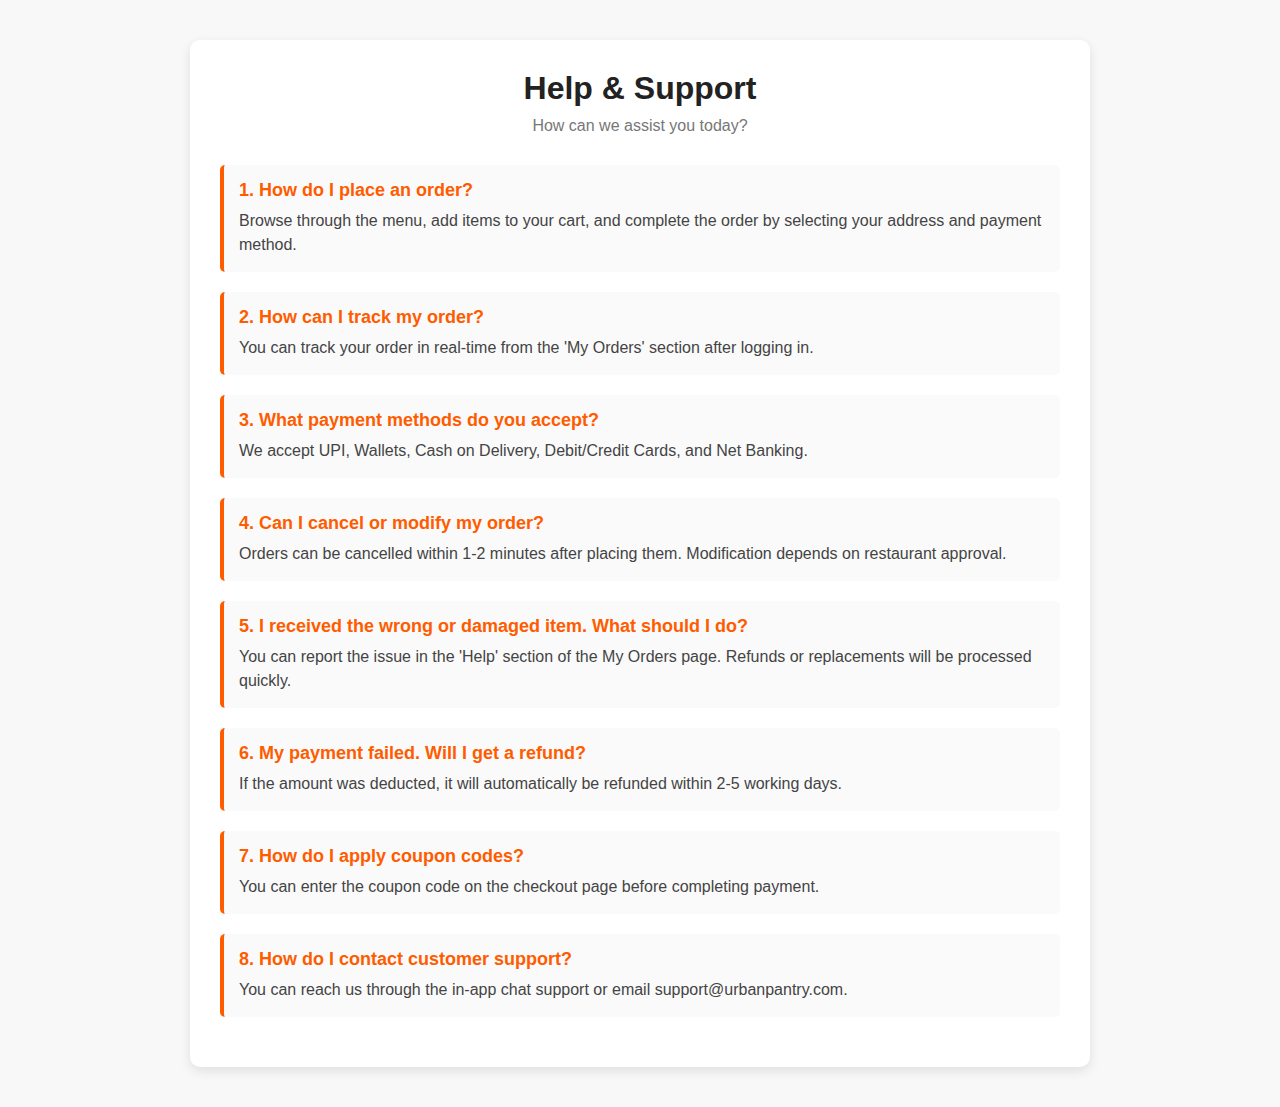
<file: help.html>
<!DOCTYPE html>
<html lang="en">
<head>
    <meta charset="UTF-8">
    <meta name="viewport" content="width=device-width, initial-scale=1.0">
    <title>Help - UrbanPantry</title>
    <link rel="stylesheet" href="./help.css">
</head>
<body>

    <div class="container">
        <h1>Help & Support</h1>
        <p class="subtitle">How can we assist you today?</p>

        <div class="faq-section">

            <div class="faq-item">
                <h2>1. How do I place an order?</h2>
                <p>Browse through the menu, add items to your cart, and complete the order by selecting your address and payment method.</p>
            </div>

            <div class="faq-item">
                <h2>2. How can I track my order?</h2>
                <p>You can track your order in real-time from the 'My Orders' section after logging in.</p>
            </div>

            <div class="faq-item">
                <h2>3. What payment methods do you accept?</h2>
                <p>We accept UPI, Wallets, Cash on Delivery, Debit/Credit Cards, and Net Banking.</p>
            </div>

            <div class="faq-item">
                <h2>4. Can I cancel or modify my order?</h2>
                <p>Orders can be cancelled within 1-2 minutes after placing them. Modification depends on restaurant approval.</p>
            </div>

            <div class="faq-item">
                <h2>5. I received the wrong or damaged item. What should I do?</h2>
                <p>You can report the issue in the 'Help' section of the My Orders page. Refunds or replacements will be processed quickly.</p>
            </div>

            <div class="faq-item">
                <h2>6. My payment failed. Will I get a refund?</h2>
                <p>If the amount was deducted, it will automatically be refunded within 2-5 working days.</p>
            </div>

            <div class="faq-item">
                <h2>7. How do I apply coupon codes?</h2>
                <p>You can enter the coupon code on the checkout page before completing payment.</p>
            </div>

            <div class="faq-item">
                <h2>8. How do I contact customer support?</h2>
                <p>You can reach us through the in-app chat support or email support@urbanpantry.com.</p>
            </div>

        </div>
    </div>

</body>
</html>
</file>
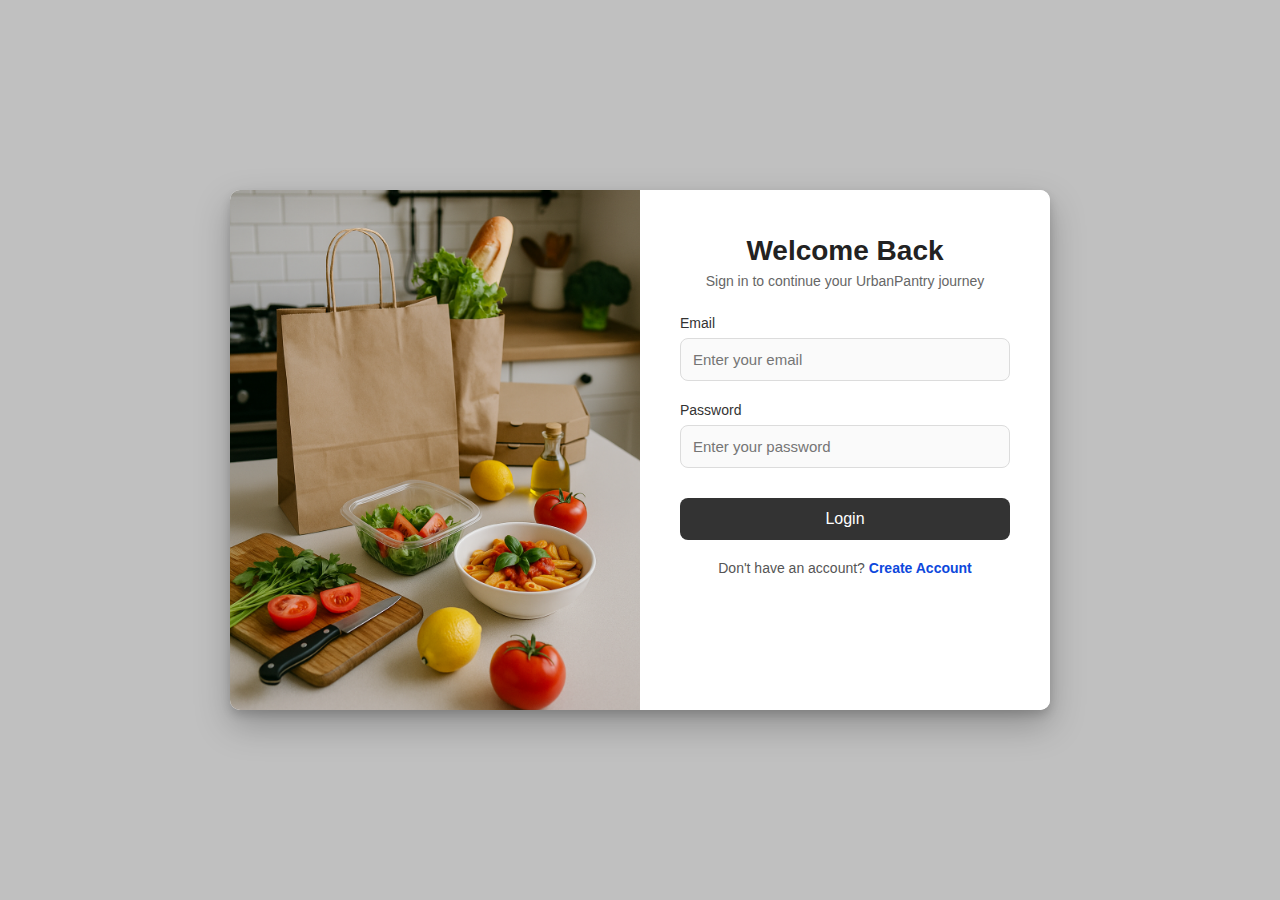
<file: login.html>
<!DOCTYPE html>
<html lang="en">
<head>
    <meta charset="UTF-8">
    <meta name="viewport" content="width=device-width, initial-scale=1.0">
    <title>UrbanPantry Login</title>
    <link rel="stylesheet" href="login.css">
</head>
<body>
<div class="container">
    <!-- Left Image Section -->
    <div class="img-box">
        <img src="./trial.png" alt="Login Image">
    </div>
    <div class="login-box">
        <h2>Welcome Back</h2>
        <p class="subtitle">Sign in to continue your UrbanPantry journey</p>
        <form>
            <div class="input-group">
                <label>Email</label>
                <input type="email" placeholder="Enter your email" required>
            </div>
            <div class="input-group">
                <label>Password</label>
                <input type="password" placeholder="Enter your password" required>
            </div>
            <button class="btn" type="submit">Login</button>
            <p class="signup-text">
                Don't have an account? <a href="signup.html">Create Account</a>
            </p>
        </form>
    </div>
</div>
</body>
</html>
</file>
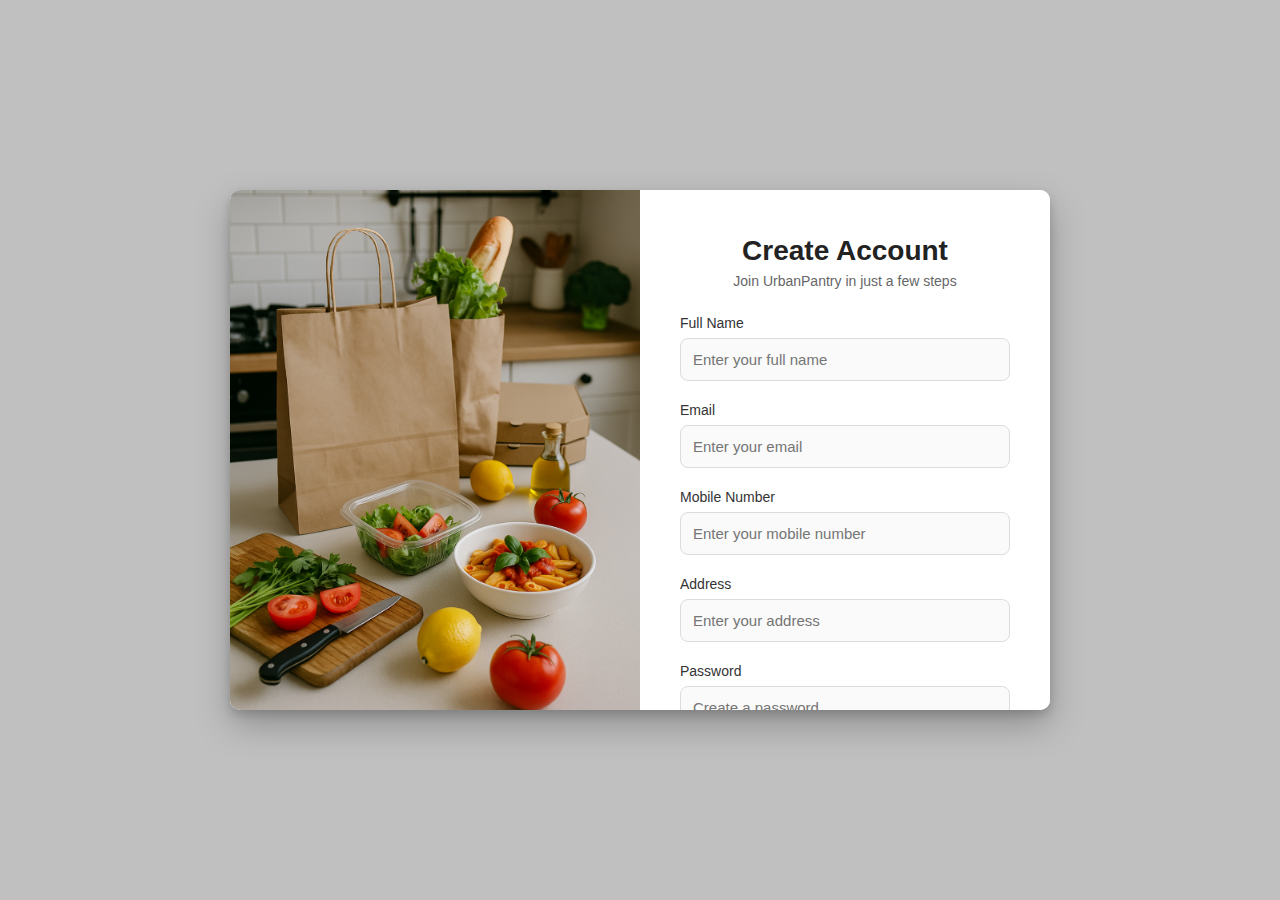
<file: signup.html>
<!DOCTYPE html>
<html lang="en">
<head>
    <meta charset="UTF-8">
    <meta name="viewport" content="width=device-width, initial-scale=1.0">
    <title>Create Account - UrbanPantry</title>
    <link rel="stylesheet" href="signup.css">
</head>
<body>

<div class="container">
    <!-- Left Image-->
    <div class="img-box">
        <img src="./trial.png" alt="Signup Image">
    </div>
    <!-- Signup Box -->
    <div class="login-box"> 
        <h2>Create Account</h2>
        <p class="subtitle">Join UrbanPantry in just a few steps</p>
        <form>
            <div class="input-group">
                <label>Full Name</label>
                <input type="text" placeholder="Enter your full name" required>
            </div>
            <div class="input-group">
                <label>Email</label>
                <input type="email" placeholder="Enter your email" required>
            </div>
            <div class="input-group">
                <label>Mobile Number</label>
                <input type="text" placeholder="Enter your mobile number" required>
            </div>
            <div class="input-group">
                <label>Address</label>
                <input type="text" placeholder="Enter your address" required>
            </div>
            <div class="input-group">
                <label>Password</label>
                <input type="password" placeholder="Create a password" required>
            </div>
            <div class="input-group">
                <label>Confirm Password</label>
                <input type="password" placeholder="Re-enter your password" required>
            </div>
            <button class="btn" type="submit">Create Account</button>
            <p class="signup-text">
                Already have an account? <a href="login.html">Login</a>
            </p>
        </form>
    </div>
</div>

</body>
</html>
</file>
<file: help.css>
* {
    margin: 0;
    padding: 0;
    box-sizing: border-box;
    font-family: Arial, sans-serif;
}

body {
    background: #f8f8f8;
}

.container {
    width: 90%;
    max-width: 900px;
    margin: 40px auto;
    background: white;
    padding: 30px;
    border-radius: 10px;
    box-shadow: 0px 4px 12px rgba(0,0,0,0.1);
}

h1 {
    text-align: center;
    color: #222;
    margin-bottom: 10px;
}

.subtitle {
    text-align: center;
    color: #777;
    margin-bottom: 30px;
}

.faq-item {
    margin-bottom: 20px;
    padding: 15px;
    background: #fafafa;
    border-left: 4px solid #ff5c00;
    border-radius: 5px;
}

.faq-item h2 {
    color: #ff5c00;
    font-size: 18px;
    margin-bottom: 8px;
}

.faq-item p {
    color: #444;
    line-height: 1.5;
}
/* RESPONSIVE DESIGN */
@media (max-width: 992px) {
    .container {
        width: 95%;
        padding: 25px;
    }

    h1 {
        font-size: 28px;
    }

    .subtitle {
        font-size: 16px;
    }

    .faq-item h2 {
        font-size: 17px;
    }

    .faq-item p {
        font-size: 15px;
    }
}

/* Mobile (max-width: 600px) */
@media (max-width: 600px) {

    body {
        padding: 10px;
    }

    .container {
        margin: 20px auto;
        padding: 20px;
        border-radius: 8px;
    }

    h1 {
        font-size: 24px;
    }

    .subtitle {
        font-size: 14px;
        margin-bottom: 20px;
    }

    .faq-item {
        padding: 12px;
    }

    .faq-item h2 {
        font-size: 16px;
        line-height: 1.3;
    }

    .faq-item p {
        font-size: 14px;
        line-height: 1.4;
    }
}
/* Extra Small Phones (max-width: 400px) */
@media (max-width: 400px) {
    h1 {
        font-size: 20px;
    }
    .faq-item h2 {
        font-size: 15px;
    }
    .faq-item p {
        font-size: 13px;
    }
}
</file>
<file: login.css>
* {
    margin: 0;
    padding: 0;
    box-sizing: border-box;
    font-family: "Poppins", sans-serif;
}

body {
    height: 100vh;
    background-color: silver;
    display: flex;
    justify-content: center;
    align-items: center;
}
.container {
    display: flex;
    background: #ffffff;
    border-radius: 10px;
    overflow: hidden;
    box-shadow: 
        0 15px 35px rgba(0, 0, 0, 0.25),
        0 5px 10px rgba(0, 0, 0, 0.15);
    width: 820px;
    height: 520px;
}
.img-box {
    width: 50%;
    height: 100%;
}

.img-box img {
    width: 100%;
    height: 100%;
    object-fit: cover;
}
.login-box {
    width: 50%;
    padding: 45px 40px;
    background: #ffffff;
    text-align: center;
    color: #222;
}

.login-box h2 {
    font-size: 28px;
    font-weight: 700;
    margin-bottom: 6px;
}

.subtitle {
    font-size: 14px;
    margin-bottom: 25px;
    color: #666;
}
.input-group {
    text-align: left;
    margin-bottom: 20px;
}

.input-group label {
    font-size: 14px;
    color: #333;
}

.input-group input {
    width: 100%;
    padding: 12px;
    margin-top: 6px;
    border-radius: 8px;
    border: 1px solid #dcdcdc;
    background: #fafafa;
    font-size: 15px;
    transition: 0.3s;
}
.input-group input:focus {
    border-color: #b5b5b5;
    background: #ffffff;
    box-shadow: 0 0 0 2px #d5d5d5;
}
.btn {
    width: 100%;
    padding: 12px;
    background: #333;
    color: #fff;
    font-size: 16px;
    border-radius: 8px;
    border: none;
    cursor: pointer;
    margin-top: 10px;
    transition: 0.3s;
}

.btn:hover {
    background: #444;
    transform: translateY(-2px);
}
.signup-text {
    margin-top: 20px;
    font-size: 14px;
    color: #555;
}

.signup-text a {
    color: #0d48dc;
    text-decoration: none;
    font-weight: 600;
}

.signup-text a:hover {
    color: #0c44d1;
    text-decoration: underline;
}
/* Big Phone*/
@media (max-width: 992px) {
    body {
        padding: 20px;
        height: auto;
    }

    .container {
        width: 90%;
        height: auto;
        flex-direction: column;
    }

    .img-box {
        width: 100%;
        height: 300px;
    }

    .login-box {
        width: 100%;
        padding: 35px 30px;
    }

    .login-box h2 {
        font-size: 26px;
    }

    .subtitle {
        font-size: 14px;
    }
}

/* Mobile*/
@media (max-width: 600px) {

    body {
        padding: 10px;
    }

    .container {
        box-shadow: none;
        border-radius: 6px;
    }

    .img-box {
        height: 220px;
    }

    .login-box {
        padding: 25px 20px;
    }

    .login-box h2 {
        font-size: 22px;
    }

    .subtitle {
        font-size: 13px;
    }

    .input-group label {
        font-size: 13px;
    }

    .input-group input {
        padding: 10px;
        font-size: 14px;
    }

    .btn {
        padding: 10px;
        font-size: 15px;
    }

    .signup-text {
        font-size: 13px;
    }
}

/* Small Phones*/
@media (max-width: 400px) {
    .login-box h2 {
        font-size: 20px;
    }

    .container {
        width: 100%;
    }

    .img-box {
        height: 180px;
    }

    .btn {
        font-size: 14px;
        padding: 9px;
    }
}
</file>
<file: signup.css>
* {
    margin: 0;
    padding: 0;
    box-sizing: border-box;
    font-family: "Poppins", sans-serif;
}

body {
    height: 100vh;
    background-color: silver;
    display: flex;
    justify-content: center;
    align-items: center;
}

.container {
    display: flex;
    background: #ffffff;
    border-radius: 10px;
    overflow: hidden;
    box-shadow: 
        0 15px 35px rgba(0, 0, 0, 0.25),
        0 5px 10px rgba(0, 0, 0, 0.15);
    width: 820px;
    height: 520px;
}

.img-box {
    width: 50%;
    height: 100%;
}

.img-box img {
    width: 100%;
    height: 100%;
    object-fit: cover;
}

.login-box {
    width: 50%;
    padding: 45px 40px;
    background: #ffffff;
    text-align: center;
    color: #222;

    /* Only this line keeps form scrollable */
    overflow-y: auto;
}

.login-box h2 {
    font-size: 28px;
    font-weight: 700;
    margin-bottom: 6px;
}

.subtitle {
    font-size: 14px;
    margin-bottom: 25px;
    color: #666;
}

.input-group {
    text-align: left;
    margin-bottom: 20px;
}

.input-group label {
    font-size: 14px;
    color: #333;
}

.input-group input {
    width: 100%;
    padding: 12px;
    margin-top: 6px;
    border-radius: 8px;
    border: 1px solid #dcdcdc;
    background: #fafafa;
    font-size: 15px;
    transition: 0.3s;
}

.input-group input:focus {
    border-color: #b5b5b5;
    background: #ffffff;
    box-shadow: 0 0 0 2px #d5d5d5;
}

.btn {
    width: 100%;
    padding: 12px;
    background: #333;
    color: #fff;
    font-size: 16px;
    border-radius: 8px;
    border: none;
    cursor: pointer;
    margin-top: 10px;
    transition: 0.3s;
}

.btn:hover {
    background: #444;
    transform: translateY(-2px);
}

.signup-text {
    margin-top: 20px;
    font-size: 14px;
    color: #555;
}

.signup-text a {
    color: #0d48dc;
    text-decoration: none;
    font-weight: 600;
}

.signup-text a:hover {
    color: #0c44d1;
    text-decoration: underline;
}
</file>
